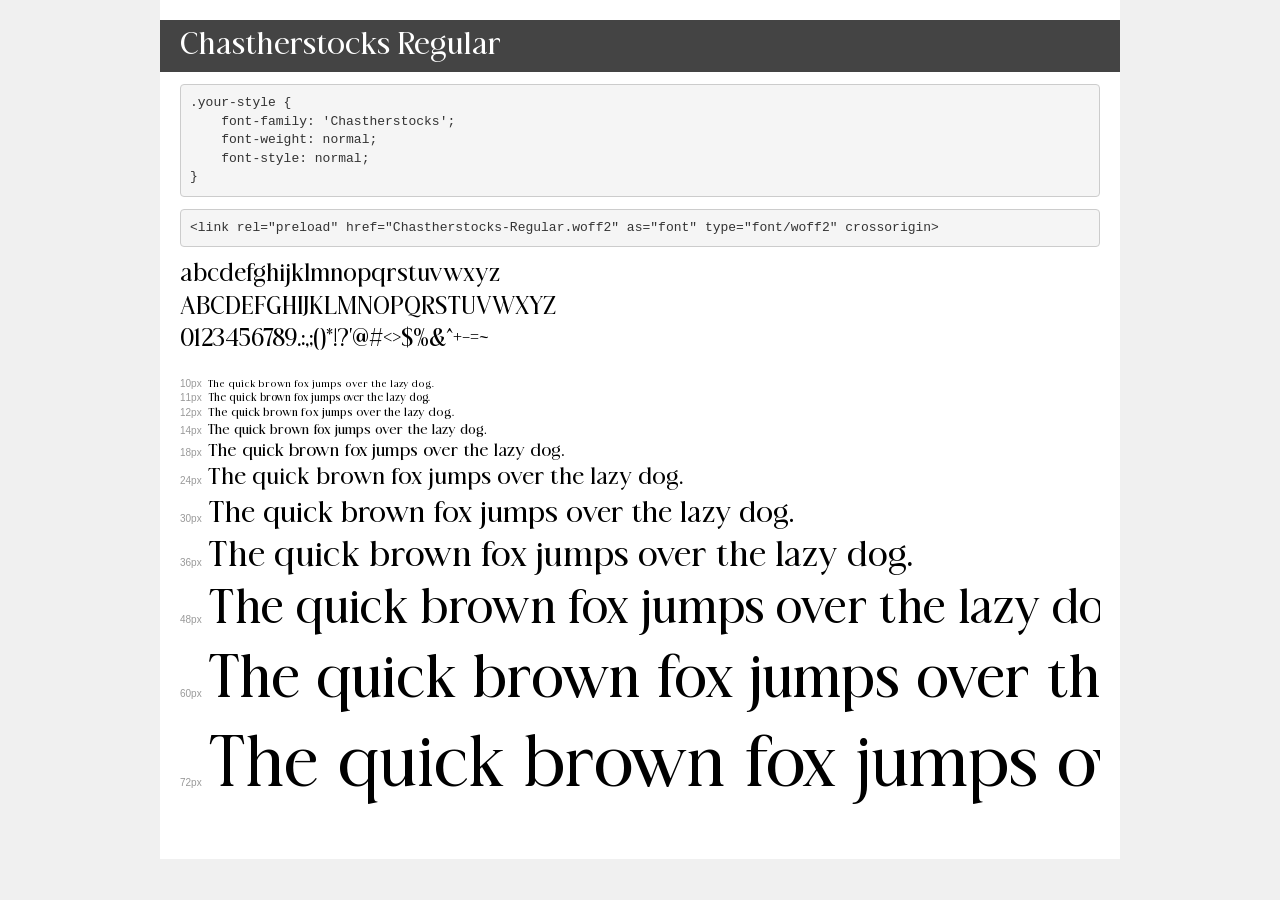
<file: fonts/chastherstocks/demo.html>
<!DOCTYPE html>
<html lang="en">
<head>
    <meta charset="utf-8">
    <meta http-equiv="X-UA-Compatible" content="IE=edge">
    <meta name="viewport" content="width=device-width, initial-scale=1">
    <meta name="robots" content="noindex, noarchive">
    <meta name="format-detection" content="telephone=no">
    <title>Transfonter demo</title>
    <link href="stylesheet.css" rel="stylesheet">
    <style>
        /*
        http://meyerweb.com/eric/tools/css/reset/
        v2.0 | 20110126
        License: none (public domain)
        */
        html, body, div, span, applet, object, iframe,
        h1, h2, h3, h4, h5, h6, p, blockquote, pre,
        a, abbr, acronym, address, big, cite, code,
        del, dfn, em, img, ins, kbd, q, s, samp,
        small, strike, strong, sub, sup, tt, var,
        b, u, i, center,
        dl, dt, dd, ol, ul, li,
        fieldset, form, label, legend,
        table, caption, tbody, tfoot, thead, tr, th, td,
        article, aside, canvas, details, embed,
        figure, figcaption, footer, header, hgroup,
        menu, nav, output, ruby, section, summary,
        time, mark, audio, video {
            margin: 0;
            padding: 0;
            border: 0;
            font-size: 100%;
            font: inherit;
            vertical-align: baseline;
        }
        /* HTML5 display-role reset for older browsers */
        article, aside, details, figcaption, figure,
        footer, header, hgroup, menu, nav, section {
            display: block;
        }
        body {
            line-height: 1;
        }
        ol, ul {
            list-style: none;
        }
        blockquote, q {
            quotes: none;
        }
        blockquote:before, blockquote:after,
        q:before, q:after {
            content: '';
            content: none;
        }
        table {
            border-collapse: collapse;
            border-spacing: 0;
        }
        /* demo styles */
        body {
            background: #f0f0f0;
            color: #000;
        }
        .page {
            background: #fff;
            width: 920px;
            margin: 0 auto;
            padding: 20px 20px 0 20px;
            overflow: hidden;
        }
        .font-container {
            overflow-x: auto;
            overflow-y: hidden;
            margin-bottom: 40px;
            line-height: 1.3;
            white-space: nowrap;
            padding-bottom: 5px;
        }
        h1 {
            position: relative;
            background: #444;
            font-size: 32px;
            color: #fff;
            padding: 10px 20px;
            margin: 0 -20px 12px -20px;
        }
        .letters {
            font-size: 25px;
            margin-bottom: 20px;
        }
        .s10:before {
            content: '10px';
        }
        .s11:before {
            content: '11px';
        }
        .s12:before {
            content: '12px';
        }
        .s14:before {
            content: '14px';
        }
        .s18:before {
            content: '18px';
        }
        .s24:before {
            content: '24px';
        }
        .s30:before {
            content: '30px';
        }
        .s36:before {
            content: '36px';
        }
        .s48:before {
            content: '48px';
        }
        .s60:before {
            content: '60px';
        }
        .s72:before {
            content: '72px';
        }
        .s10:before, .s11:before, .s12:before, .s14:before,
        .s18:before, .s24:before, .s30:before, .s36:before,
        .s48:before, .s60:before, .s72:before {
            font-family: Arial, sans-serif;
            font-size: 10px;
            font-weight: normal;
            font-style: normal;
            color: #999;
            padding-right: 6px;
        }
        pre {
            display: block;
            padding: 9px;
            margin: 0 0 12px;
            font-family: Monaco, Menlo, Consolas, "Courier New", monospace;
            font-size: 13px;
            line-height: 1.428571429;
            color: #333;
            font-weight: normal;
            font-style: normal;
            background-color: #f5f5f5;
            border: 1px solid #ccc;
            overflow-x: auto;
            border-radius: 4px;
        }
        /* responsive */
        @media (max-width: 959px) {
            .page {
                width: auto;
                margin: 0;
            }
        }
    </style>
</head>
<body>
<div class="page">
    <div class="demo">
        <h1 style="font-family: 'Chastherstocks'; font-weight: normal; font-style: normal;">Chastherstocks Regular</h1>
        <pre title="Usage">.your-style {
    font-family: 'Chastherstocks';
    font-weight: normal;
    font-style: normal;
}</pre>
        <pre title="Preload (optional)">
&lt;link rel=&quot;preload&quot; href=&quot;Chastherstocks-Regular.woff2&quot; as=&quot;font&quot; type=&quot;font/woff2&quot; crossorigin&gt;</pre>
        <div class="font-container" style="font-family: 'Chastherstocks'; font-weight: normal; font-style: normal;">
            <p class="letters">
                abcdefghijklmnopqrstuvwxyz<br>
ABCDEFGHIJKLMNOPQRSTUVWXYZ<br>
                0123456789.:,;()*!?'@#&lt;&gt;$%&^+-=~
            </p>
            <p class="s10" style="font-size: 10px;">The quick brown fox jumps over the lazy dog.</p>
            <p class="s11" style="font-size: 11px;">The quick brown fox jumps over the lazy dog.</p>
            <p class="s12" style="font-size: 12px;">The quick brown fox jumps over the lazy dog.</p>
            <p class="s14" style="font-size: 14px;">The quick brown fox jumps over the lazy dog.</p>
            <p class="s18" style="font-size: 18px;">The quick brown fox jumps over the lazy dog.</p>
            <p class="s24" style="font-size: 24px;">The quick brown fox jumps over the lazy dog.</p>
            <p class="s30" style="font-size: 30px;">The quick brown fox jumps over the lazy dog.</p>
            <p class="s36" style="font-size: 36px;">The quick brown fox jumps over the lazy dog.</p>
            <p class="s48" style="font-size: 48px;">The quick brown fox jumps over the lazy dog.</p>
            <p class="s60" style="font-size: 60px;">The quick brown fox jumps over the lazy dog.</p>
            <p class="s72" style="font-size: 72px;">The quick brown fox jumps over the lazy dog.</p>
        </div>
    </div>

</div>
</body>
</html>
</file>
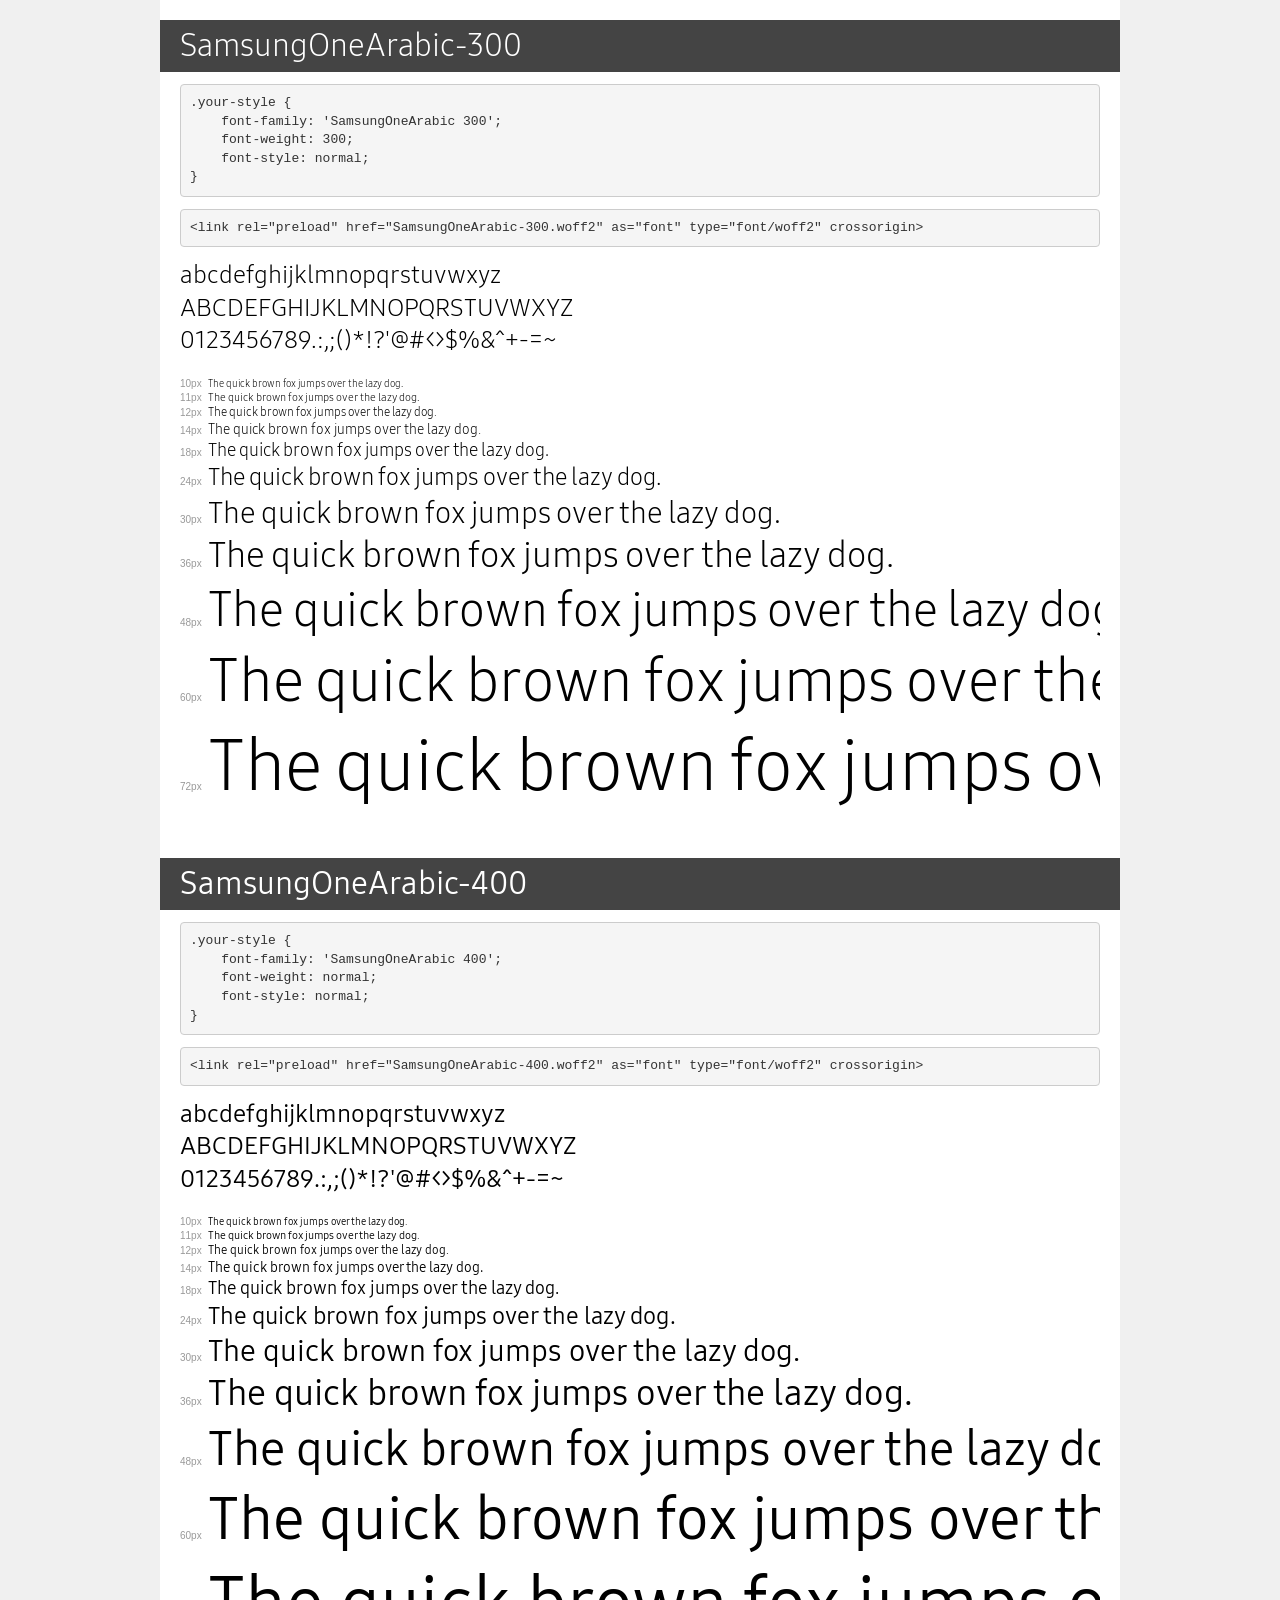
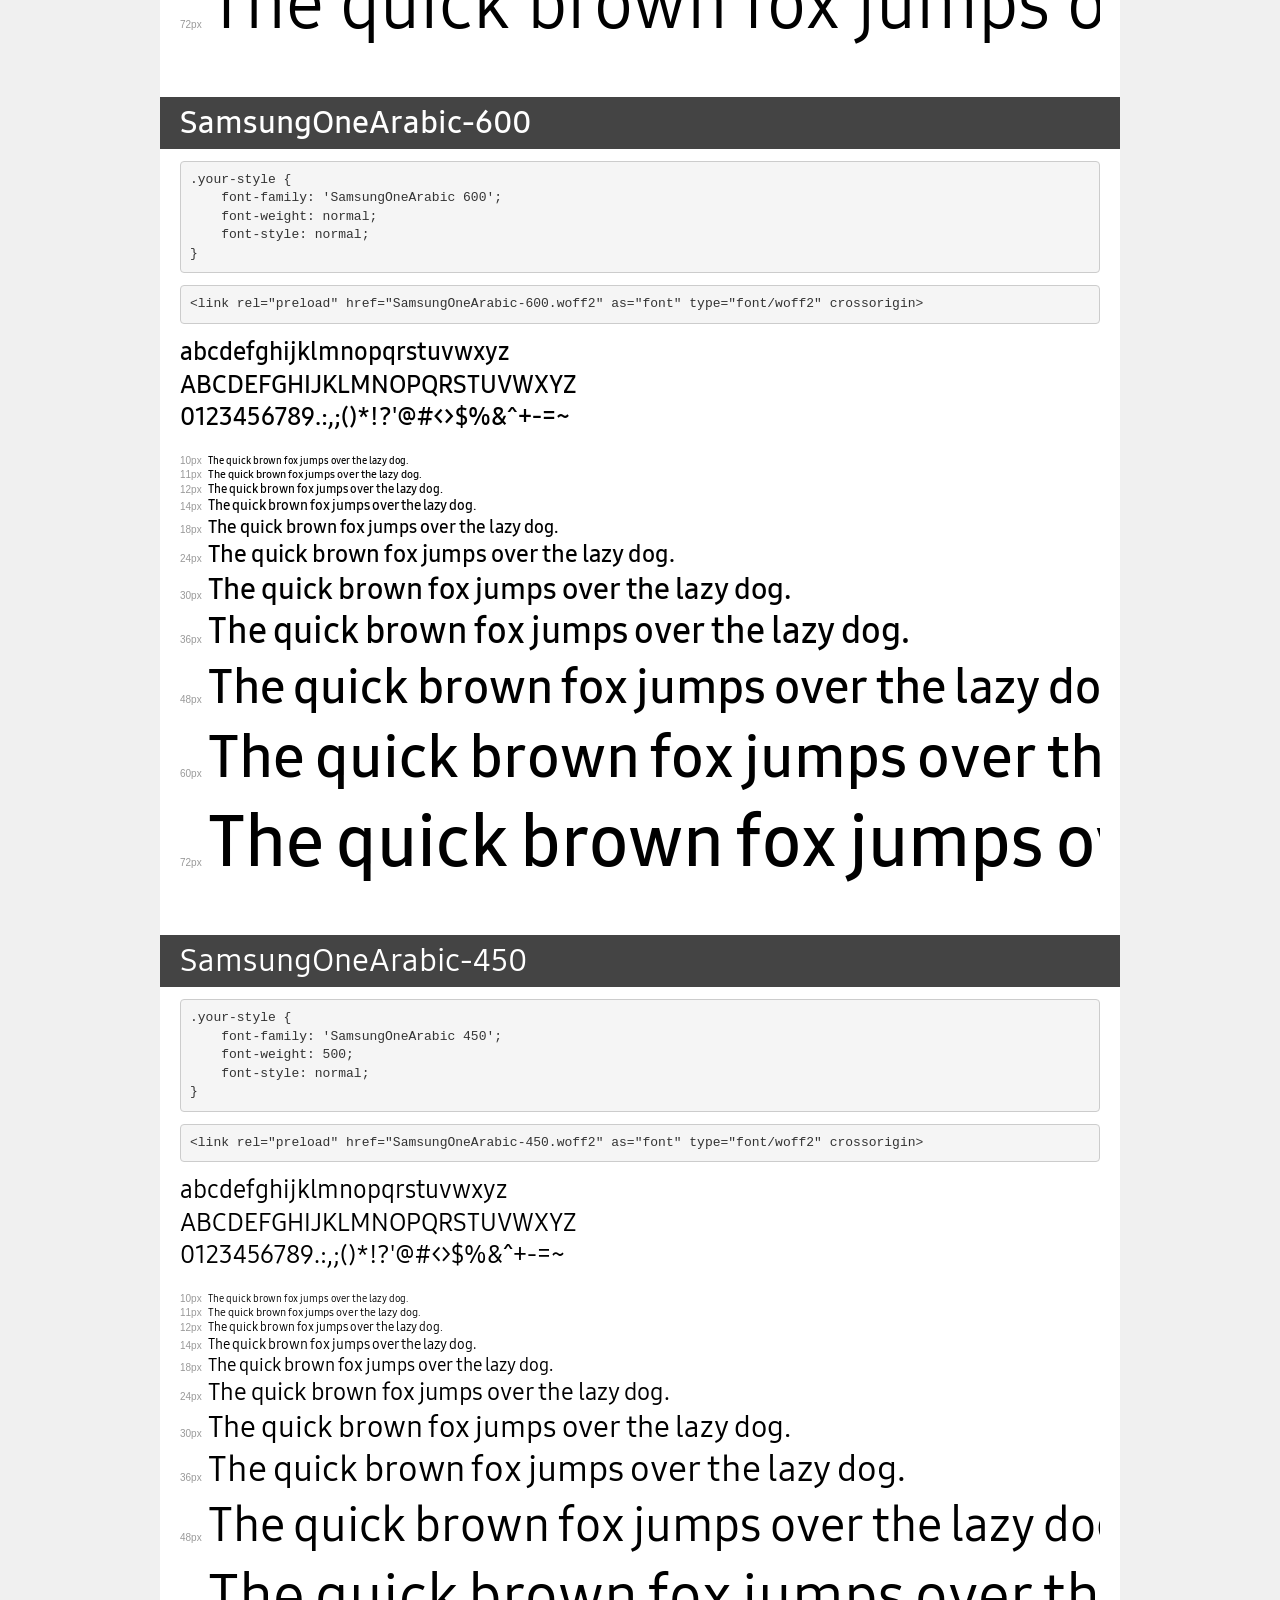
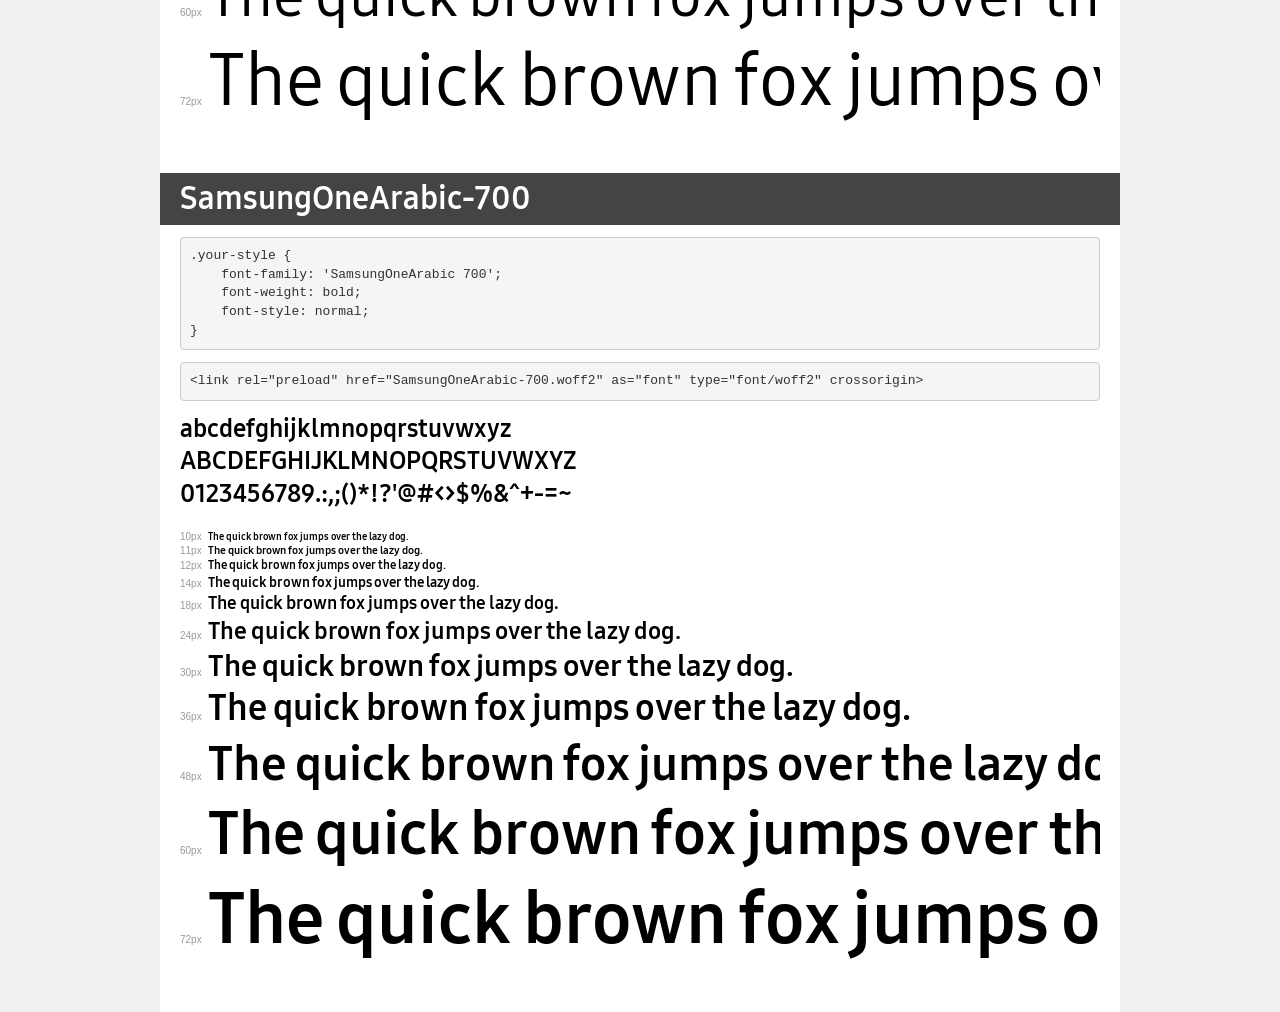
<file: fonts/samsungonearabic/demo.html>
<!DOCTYPE html>
<html lang="en">
<head>
    <meta charset="utf-8">
    <meta http-equiv="X-UA-Compatible" content="IE=edge">
    <meta name="viewport" content="width=device-width, initial-scale=1">
    <meta name="robots" content="noindex, noarchive">
    <meta name="format-detection" content="telephone=no">
    <title>Transfonter demo</title>
    <link href="stylesheet.css" rel="stylesheet">
    <style>
        /*
        http://meyerweb.com/eric/tools/css/reset/
        v2.0 | 20110126
        License: none (public domain)
        */
        html, body, div, span, applet, object, iframe,
        h1, h2, h3, h4, h5, h6, p, blockquote, pre,
        a, abbr, acronym, address, big, cite, code,
        del, dfn, em, img, ins, kbd, q, s, samp,
        small, strike, strong, sub, sup, tt, var,
        b, u, i, center,
        dl, dt, dd, ol, ul, li,
        fieldset, form, label, legend,
        table, caption, tbody, tfoot, thead, tr, th, td,
        article, aside, canvas, details, embed,
        figure, figcaption, footer, header, hgroup,
        menu, nav, output, ruby, section, summary,
        time, mark, audio, video {
            margin: 0;
            padding: 0;
            border: 0;
            font-size: 100%;
            font: inherit;
            vertical-align: baseline;
        }
        /* HTML5 display-role reset for older browsers */
        article, aside, details, figcaption, figure,
        footer, header, hgroup, menu, nav, section {
            display: block;
        }
        body {
            line-height: 1;
        }
        ol, ul {
            list-style: none;
        }
        blockquote, q {
            quotes: none;
        }
        blockquote:before, blockquote:after,
        q:before, q:after {
            content: '';
            content: none;
        }
        table {
            border-collapse: collapse;
            border-spacing: 0;
        }
        /* demo styles */
        body {
            background: #f0f0f0;
            color: #000;
        }
        .page {
            background: #fff;
            width: 920px;
            margin: 0 auto;
            padding: 20px 20px 0 20px;
            overflow: hidden;
        }
        .font-container {
            overflow-x: auto;
            overflow-y: hidden;
            margin-bottom: 40px;
            line-height: 1.3;
            white-space: nowrap;
            padding-bottom: 5px;
        }
        h1 {
            position: relative;
            background: #444;
            font-size: 32px;
            color: #fff;
            padding: 10px 20px;
            margin: 0 -20px 12px -20px;
        }
        .letters {
            font-size: 25px;
            margin-bottom: 20px;
        }
        .s10:before {
            content: '10px';
        }
        .s11:before {
            content: '11px';
        }
        .s12:before {
            content: '12px';
        }
        .s14:before {
            content: '14px';
        }
        .s18:before {
            content: '18px';
        }
        .s24:before {
            content: '24px';
        }
        .s30:before {
            content: '30px';
        }
        .s36:before {
            content: '36px';
        }
        .s48:before {
            content: '48px';
        }
        .s60:before {
            content: '60px';
        }
        .s72:before {
            content: '72px';
        }
        .s10:before, .s11:before, .s12:before, .s14:before,
        .s18:before, .s24:before, .s30:before, .s36:before,
        .s48:before, .s60:before, .s72:before {
            font-family: Arial, sans-serif;
            font-size: 10px;
            font-weight: normal;
            font-style: normal;
            color: #999;
            padding-right: 6px;
        }
        pre {
            display: block;
            padding: 9px;
            margin: 0 0 12px;
            font-family: Monaco, Menlo, Consolas, "Courier New", monospace;
            font-size: 13px;
            line-height: 1.428571429;
            color: #333;
            font-weight: normal;
            font-style: normal;
            background-color: #f5f5f5;
            border: 1px solid #ccc;
            overflow-x: auto;
            border-radius: 4px;
        }
        /* responsive */
        @media (max-width: 959px) {
            .page {
                width: auto;
                margin: 0;
            }
        }
    </style>
</head>
<body>
<div class="page">
    <div class="demo">
        <h1 style="font-family: 'SamsungOneArabic 300'; font-weight: 300; font-style: normal;">SamsungOneArabic-300</h1>
        <pre title="Usage">.your-style {
    font-family: 'SamsungOneArabic 300';
    font-weight: 300;
    font-style: normal;
}</pre>
        <pre title="Preload (optional)">
&lt;link rel=&quot;preload&quot; href=&quot;SamsungOneArabic-300.woff2&quot; as=&quot;font&quot; type=&quot;font/woff2&quot; crossorigin&gt;</pre>
        <div class="font-container" style="font-family: 'SamsungOneArabic 300'; font-weight: 300; font-style: normal;">
            <p class="letters">
                abcdefghijklmnopqrstuvwxyz<br>
ABCDEFGHIJKLMNOPQRSTUVWXYZ<br>
                0123456789.:,;()*!?'@#&lt;&gt;$%&^+-=~
            </p>
            <p class="s10" style="font-size: 10px;">The quick brown fox jumps over the lazy dog.</p>
            <p class="s11" style="font-size: 11px;">The quick brown fox jumps over the lazy dog.</p>
            <p class="s12" style="font-size: 12px;">The quick brown fox jumps over the lazy dog.</p>
            <p class="s14" style="font-size: 14px;">The quick brown fox jumps over the lazy dog.</p>
            <p class="s18" style="font-size: 18px;">The quick brown fox jumps over the lazy dog.</p>
            <p class="s24" style="font-size: 24px;">The quick brown fox jumps over the lazy dog.</p>
            <p class="s30" style="font-size: 30px;">The quick brown fox jumps over the lazy dog.</p>
            <p class="s36" style="font-size: 36px;">The quick brown fox jumps over the lazy dog.</p>
            <p class="s48" style="font-size: 48px;">The quick brown fox jumps over the lazy dog.</p>
            <p class="s60" style="font-size: 60px;">The quick brown fox jumps over the lazy dog.</p>
            <p class="s72" style="font-size: 72px;">The quick brown fox jumps over the lazy dog.</p>
        </div>
    </div>

    <div class="demo">
        <h1 style="font-family: 'SamsungOneArabic 400'; font-weight: normal; font-style: normal;">SamsungOneArabic-400</h1>
        <pre title="Usage">.your-style {
    font-family: 'SamsungOneArabic 400';
    font-weight: normal;
    font-style: normal;
}</pre>
        <pre title="Preload (optional)">
&lt;link rel=&quot;preload&quot; href=&quot;SamsungOneArabic-400.woff2&quot; as=&quot;font&quot; type=&quot;font/woff2&quot; crossorigin&gt;</pre>
        <div class="font-container" style="font-family: 'SamsungOneArabic 400'; font-weight: normal; font-style: normal;">
            <p class="letters">
                abcdefghijklmnopqrstuvwxyz<br>
ABCDEFGHIJKLMNOPQRSTUVWXYZ<br>
                0123456789.:,;()*!?'@#&lt;&gt;$%&^+-=~
            </p>
            <p class="s10" style="font-size: 10px;">The quick brown fox jumps over the lazy dog.</p>
            <p class="s11" style="font-size: 11px;">The quick brown fox jumps over the lazy dog.</p>
            <p class="s12" style="font-size: 12px;">The quick brown fox jumps over the lazy dog.</p>
            <p class="s14" style="font-size: 14px;">The quick brown fox jumps over the lazy dog.</p>
            <p class="s18" style="font-size: 18px;">The quick brown fox jumps over the lazy dog.</p>
            <p class="s24" style="font-size: 24px;">The quick brown fox jumps over the lazy dog.</p>
            <p class="s30" style="font-size: 30px;">The quick brown fox jumps over the lazy dog.</p>
            <p class="s36" style="font-size: 36px;">The quick brown fox jumps over the lazy dog.</p>
            <p class="s48" style="font-size: 48px;">The quick brown fox jumps over the lazy dog.</p>
            <p class="s60" style="font-size: 60px;">The quick brown fox jumps over the lazy dog.</p>
            <p class="s72" style="font-size: 72px;">The quick brown fox jumps over the lazy dog.</p>
        </div>
    </div>

    <div class="demo">
        <h1 style="font-family: 'SamsungOneArabic 600'; font-weight: normal; font-style: normal;">SamsungOneArabic-600</h1>
        <pre title="Usage">.your-style {
    font-family: 'SamsungOneArabic 600';
    font-weight: normal;
    font-style: normal;
}</pre>
        <pre title="Preload (optional)">
&lt;link rel=&quot;preload&quot; href=&quot;SamsungOneArabic-600.woff2&quot; as=&quot;font&quot; type=&quot;font/woff2&quot; crossorigin&gt;</pre>
        <div class="font-container" style="font-family: 'SamsungOneArabic 600'; font-weight: normal; font-style: normal;">
            <p class="letters">
                abcdefghijklmnopqrstuvwxyz<br>
ABCDEFGHIJKLMNOPQRSTUVWXYZ<br>
                0123456789.:,;()*!?'@#&lt;&gt;$%&^+-=~
            </p>
            <p class="s10" style="font-size: 10px;">The quick brown fox jumps over the lazy dog.</p>
            <p class="s11" style="font-size: 11px;">The quick brown fox jumps over the lazy dog.</p>
            <p class="s12" style="font-size: 12px;">The quick brown fox jumps over the lazy dog.</p>
            <p class="s14" style="font-size: 14px;">The quick brown fox jumps over the lazy dog.</p>
            <p class="s18" style="font-size: 18px;">The quick brown fox jumps over the lazy dog.</p>
            <p class="s24" style="font-size: 24px;">The quick brown fox jumps over the lazy dog.</p>
            <p class="s30" style="font-size: 30px;">The quick brown fox jumps over the lazy dog.</p>
            <p class="s36" style="font-size: 36px;">The quick brown fox jumps over the lazy dog.</p>
            <p class="s48" style="font-size: 48px;">The quick brown fox jumps over the lazy dog.</p>
            <p class="s60" style="font-size: 60px;">The quick brown fox jumps over the lazy dog.</p>
            <p class="s72" style="font-size: 72px;">The quick brown fox jumps over the lazy dog.</p>
        </div>
    </div>

    <div class="demo">
        <h1 style="font-family: 'SamsungOneArabic 450'; font-weight: 500; font-style: normal;">SamsungOneArabic-450</h1>
        <pre title="Usage">.your-style {
    font-family: 'SamsungOneArabic 450';
    font-weight: 500;
    font-style: normal;
}</pre>
        <pre title="Preload (optional)">
&lt;link rel=&quot;preload&quot; href=&quot;SamsungOneArabic-450.woff2&quot; as=&quot;font&quot; type=&quot;font/woff2&quot; crossorigin&gt;</pre>
        <div class="font-container" style="font-family: 'SamsungOneArabic 450'; font-weight: 500; font-style: normal;">
            <p class="letters">
                abcdefghijklmnopqrstuvwxyz<br>
ABCDEFGHIJKLMNOPQRSTUVWXYZ<br>
                0123456789.:,;()*!?'@#&lt;&gt;$%&^+-=~
            </p>
            <p class="s10" style="font-size: 10px;">The quick brown fox jumps over the lazy dog.</p>
            <p class="s11" style="font-size: 11px;">The quick brown fox jumps over the lazy dog.</p>
            <p class="s12" style="font-size: 12px;">The quick brown fox jumps over the lazy dog.</p>
            <p class="s14" style="font-size: 14px;">The quick brown fox jumps over the lazy dog.</p>
            <p class="s18" style="font-size: 18px;">The quick brown fox jumps over the lazy dog.</p>
            <p class="s24" style="font-size: 24px;">The quick brown fox jumps over the lazy dog.</p>
            <p class="s30" style="font-size: 30px;">The quick brown fox jumps over the lazy dog.</p>
            <p class="s36" style="font-size: 36px;">The quick brown fox jumps over the lazy dog.</p>
            <p class="s48" style="font-size: 48px;">The quick brown fox jumps over the lazy dog.</p>
            <p class="s60" style="font-size: 60px;">The quick brown fox jumps over the lazy dog.</p>
            <p class="s72" style="font-size: 72px;">The quick brown fox jumps over the lazy dog.</p>
        </div>
    </div>

    <div class="demo">
        <h1 style="font-family: 'SamsungOneArabic 700'; font-weight: bold; font-style: normal;">SamsungOneArabic-700</h1>
        <pre title="Usage">.your-style {
    font-family: 'SamsungOneArabic 700';
    font-weight: bold;
    font-style: normal;
}</pre>
        <pre title="Preload (optional)">
&lt;link rel=&quot;preload&quot; href=&quot;SamsungOneArabic-700.woff2&quot; as=&quot;font&quot; type=&quot;font/woff2&quot; crossorigin&gt;</pre>
        <div class="font-container" style="font-family: 'SamsungOneArabic 700'; font-weight: bold; font-style: normal;">
            <p class="letters">
                abcdefghijklmnopqrstuvwxyz<br>
ABCDEFGHIJKLMNOPQRSTUVWXYZ<br>
                0123456789.:,;()*!?'@#&lt;&gt;$%&^+-=~
            </p>
            <p class="s10" style="font-size: 10px;">The quick brown fox jumps over the lazy dog.</p>
            <p class="s11" style="font-size: 11px;">The quick brown fox jumps over the lazy dog.</p>
            <p class="s12" style="font-size: 12px;">The quick brown fox jumps over the lazy dog.</p>
            <p class="s14" style="font-size: 14px;">The quick brown fox jumps over the lazy dog.</p>
            <p class="s18" style="font-size: 18px;">The quick brown fox jumps over the lazy dog.</p>
            <p class="s24" style="font-size: 24px;">The quick brown fox jumps over the lazy dog.</p>
            <p class="s30" style="font-size: 30px;">The quick brown fox jumps over the lazy dog.</p>
            <p class="s36" style="font-size: 36px;">The quick brown fox jumps over the lazy dog.</p>
            <p class="s48" style="font-size: 48px;">The quick brown fox jumps over the lazy dog.</p>
            <p class="s60" style="font-size: 60px;">The quick brown fox jumps over the lazy dog.</p>
            <p class="s72" style="font-size: 72px;">The quick brown fox jumps over the lazy dog.</p>
        </div>
    </div>

</div>
</body>
</html>
</file>
<file: fonts/chastherstocks/stylesheet.css>
@font-face {
    font-family: 'Chastherstocks';
    src: url('Chastherstocks-Regular.eot');
    src: local('Chastherstocks Regular'), local('Chastherstocks-Regular'),
        url('Chastherstocks-Regular.eot?#iefix') format('embedded-opentype'),
        url('Chastherstocks-Regular.woff2') format('woff2'),
        url('Chastherstocks-Regular.woff') format('woff'),
        url('Chastherstocks-Regular.ttf') format('truetype');
    font-weight: normal;
    font-style: normal;
    font-display: swap;
}
</file>
<file: fonts/samsungonearabic/stylesheet.css>
@font-face {
    font-family: 'SamsungOneArabic 300';
    src: url('SamsungOneArabic-300.eot');
    src: local('SamsungOneArabic-300'),
        url('SamsungOneArabic-300.eot?#iefix') format('embedded-opentype'),
        url('SamsungOneArabic-300.woff2') format('woff2'),
        url('SamsungOneArabic-300.woff') format('woff'),
        url('SamsungOneArabic-300.ttf') format('truetype');
    font-weight: 300;
    font-style: normal;
    font-display: swap;
}

@font-face {
    font-family: 'SamsungOneArabic 400';
    src: url('SamsungOneArabic-400.eot');
    src: local('SamsungOneArabic-400'),
        url('SamsungOneArabic-400.eot?#iefix') format('embedded-opentype'),
        url('SamsungOneArabic-400.woff2') format('woff2'),
        url('SamsungOneArabic-400.woff') format('woff'),
        url('SamsungOneArabic-400.ttf') format('truetype');
    font-weight: normal;
    font-style: normal;
    font-display: swap;
}

@font-face {
    font-family: 'SamsungOneArabic 600';
    src: url('SamsungOneArabic-600.eot');
    src: local('SamsungOneArabic-600'),
        url('SamsungOneArabic-600.eot?#iefix') format('embedded-opentype'),
        url('SamsungOneArabic-600.woff2') format('woff2'),
        url('SamsungOneArabic-600.woff') format('woff'),
        url('SamsungOneArabic-600.ttf') format('truetype');
    font-weight: normal;
    font-style: normal;
    font-display: swap;
}

@font-face {
    font-family: 'SamsungOneArabic 450';
    src: url('SamsungOneArabic-450.eot');
    src: local('SamsungOneArabic-450'),
        url('SamsungOneArabic-450.eot?#iefix') format('embedded-opentype'),
        url('SamsungOneArabic-450.woff2') format('woff2'),
        url('SamsungOneArabic-450.woff') format('woff'),
        url('SamsungOneArabic-450.ttf') format('truetype');
    font-weight: 500;
    font-style: normal;
    font-display: swap;
}

@font-face {
    font-family: 'SamsungOneArabic 700';
    src: url('SamsungOneArabic-700.eot');
    src: local('SamsungOneArabic-700'),
        url('SamsungOneArabic-700.eot?#iefix') format('embedded-opentype'),
        url('SamsungOneArabic-700.woff2') format('woff2'),
        url('SamsungOneArabic-700.woff') format('woff'),
        url('SamsungOneArabic-700.ttf') format('truetype');
    font-weight: bold;
    font-style: normal;
    font-display: swap;
}
</file>
